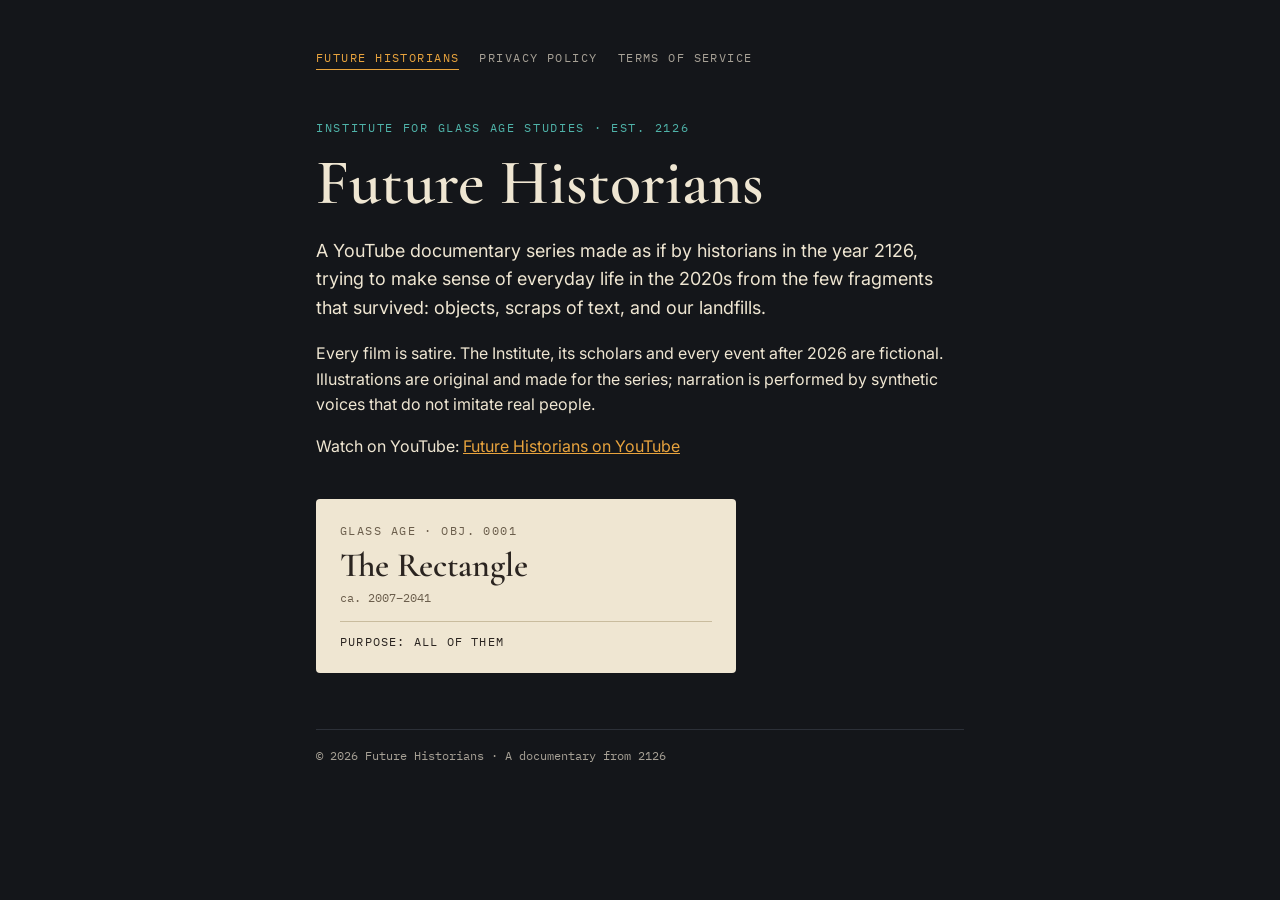
<file: index.html>
<!doctype html>
<html lang="en">
<head>
<meta charset="utf-8">
<meta name="viewport" content="width=device-width, initial-scale=1, viewport-fit=cover">
<title>Future Historians</title>
<meta name="google-site-verification" content="CT7aRUk9PBA_aJ0n-J1hKmNo-C4Pv-AOHs0Xupru29I">
<meta name="description" content="Future Historians — a satirical documentary series from the year 2126.">
<link rel="preconnect" href="https://fonts.googleapis.com">
<link rel="stylesheet" href="https://fonts.googleapis.com/css2?family=Cormorant+Garamond:wght@500;600&family=IBM+Plex+Mono:wght@400;500&family=Inter:wght@400;500&display=swap">
<link rel="stylesheet" href="style.css">
</head>
<body>
<div class="wrap">
  <nav aria-label="Pages"><a href="" aria-current="page">Future Historians</a><a href="privacy/">Privacy Policy</a><a href="terms/">Terms of Service</a></nav>
  <main>
    <p class="eyebrow">Institute for Glass Age Studies · est. 2126</p>
    <h1>Future Historians</h1>
    <p class="lede">A YouTube documentary series made as if by historians in the year 2126, trying to make sense of everyday life in the 2020s from the few fragments that survived: objects, scraps of text, and our landfills.</p>
    <p>Every film is satire. The Institute, its scholars and every event after 2026 are fictional. Illustrations are original and made for the series; narration is performed by synthetic voices that do not imitate real people.</p>
    <p>Watch on YouTube: <a href="https://www.youtube.com/channel/UCS2eMykO63ZwJSN_aLw93dg" rel="noopener">Future Historians on YouTube</a></p>
    <div class="placard" aria-label="Museum placard">
      <div class="cat">GLASS AGE · OBJ. 0001</div>
      <div class="name">The Rectangle</div>
      <div class="date">ca. 2007–2041</div>
      <div class="purpose">PURPOSE: ALL OF THEM</div>
    </div>
  </main>
  <footer>© 2026 Future Historians · A documentary from 2126</footer>
</div>
</body>
</html>
</file>
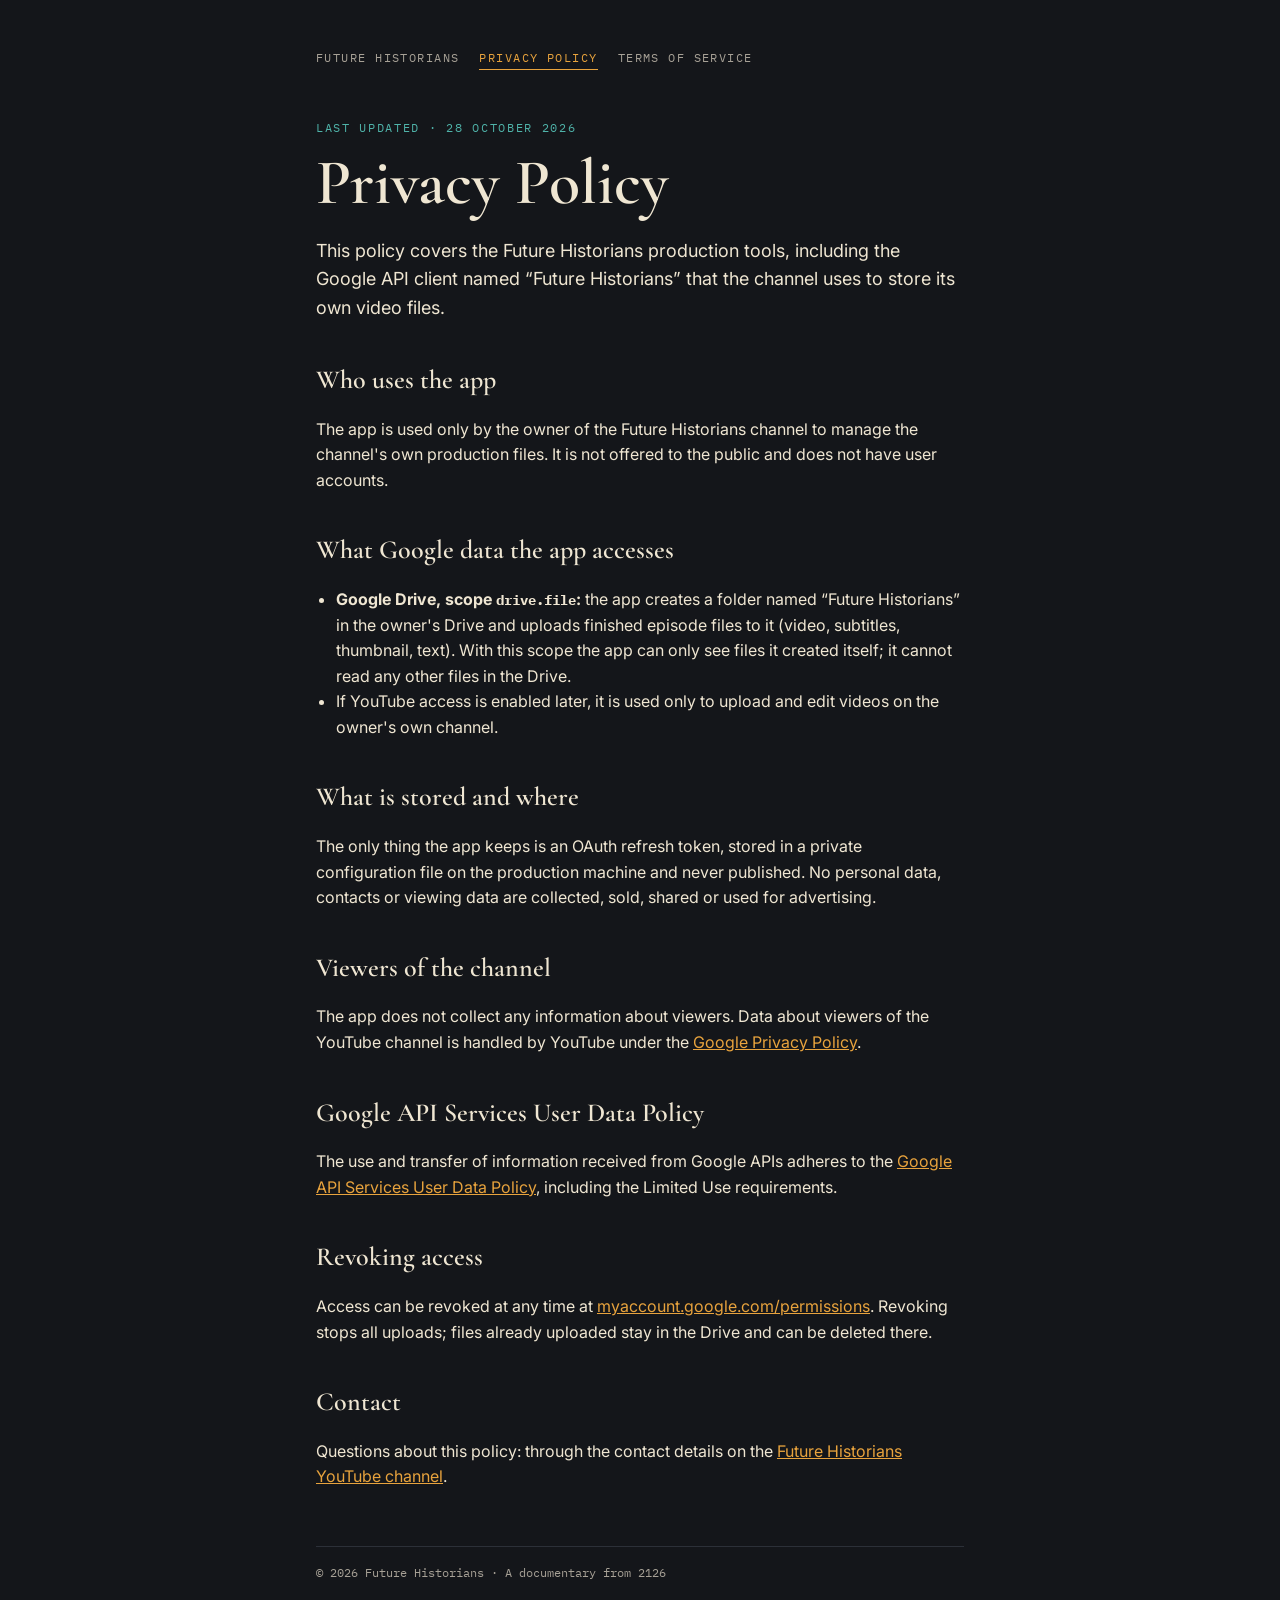
<file: privacy/index.html>
<!doctype html>
<html lang="en">
<head>
<meta charset="utf-8">
<meta name="viewport" content="width=device-width, initial-scale=1, viewport-fit=cover">
<title>Privacy Policy · Future Historians</title>
<meta name="google-site-verification" content="CT7aRUk9PBA_aJ0n-J1hKmNo-C4Pv-AOHs0Xupru29I">
<meta name="description" content="Future Historians — a satirical documentary series from the year 2126.">
<link rel="preconnect" href="https://fonts.googleapis.com">
<link rel="stylesheet" href="https://fonts.googleapis.com/css2?family=Cormorant+Garamond:wght@500;600&family=IBM+Plex+Mono:wght@400;500&family=Inter:wght@400;500&display=swap">
<link rel="stylesheet" href="../style.css">
</head>
<body>
<div class="wrap">
  <nav aria-label="Pages"><a href="../">Future Historians</a><a href="../privacy/" aria-current="page">Privacy Policy</a><a href="../terms/">Terms of Service</a></nav>
  <main>
    <p class="eyebrow">Last updated · 28 October 2026</p>
    <h1>Privacy Policy</h1>
    <p class="lede">This policy covers the Future Historians production tools, including the Google API client named “Future Historians” that the channel uses to store its own video files.</p>
    <h2>Who uses the app</h2>
    <p>The app is used only by the owner of the Future Historians channel to manage the channel's own production files. It is not offered to the public and does not have user accounts.</p>
    <h2>What Google data the app accesses</h2>
    <ul>
      <li><strong>Google Drive, scope <code>drive.file</code>:</strong> the app creates a folder named “Future Historians” in the owner's Drive and uploads finished episode files to it (video, subtitles, thumbnail, text). With this scope the app can only see files it created itself; it cannot read any other files in the Drive.</li>
      <li>If YouTube access is enabled later, it is used only to upload and edit videos on the owner's own channel.</li>
    </ul>
    <h2>What is stored and where</h2>
    <p>The only thing the app keeps is an OAuth refresh token, stored in a private configuration file on the production machine and never published. No personal data, contacts or viewing data are collected, sold, shared or used for advertising.</p>
    <h2>Viewers of the channel</h2>
    <p>The app does not collect any information about viewers. Data about viewers of the YouTube channel is handled by YouTube under the <a href="https://policies.google.com/privacy" rel="noopener">Google Privacy Policy</a>.</p>
    <h2>Google API Services User Data Policy</h2>
    <p>The use and transfer of information received from Google APIs adheres to the <a href="https://developers.google.com/terms/api-services-user-data-policy" rel="noopener">Google API Services User Data Policy</a>, including the Limited Use requirements.</p>
    <h2>Revoking access</h2>
    <p>Access can be revoked at any time at <a href="https://myaccount.google.com/permissions" rel="noopener">myaccount.google.com/permissions</a>. Revoking stops all uploads; files already uploaded stay in the Drive and can be deleted there.</p>
    <h2>Contact</h2>
    <p>Questions about this policy: through the contact details on the <a href="https://www.youtube.com/channel/UCS2eMykO63ZwJSN_aLw93dg/about" rel="noopener">Future Historians YouTube channel</a>.</p>
  </main>
  <footer>© 2026 Future Historians · A documentary from 2126</footer>
</div>
</body>
</html>
</file>
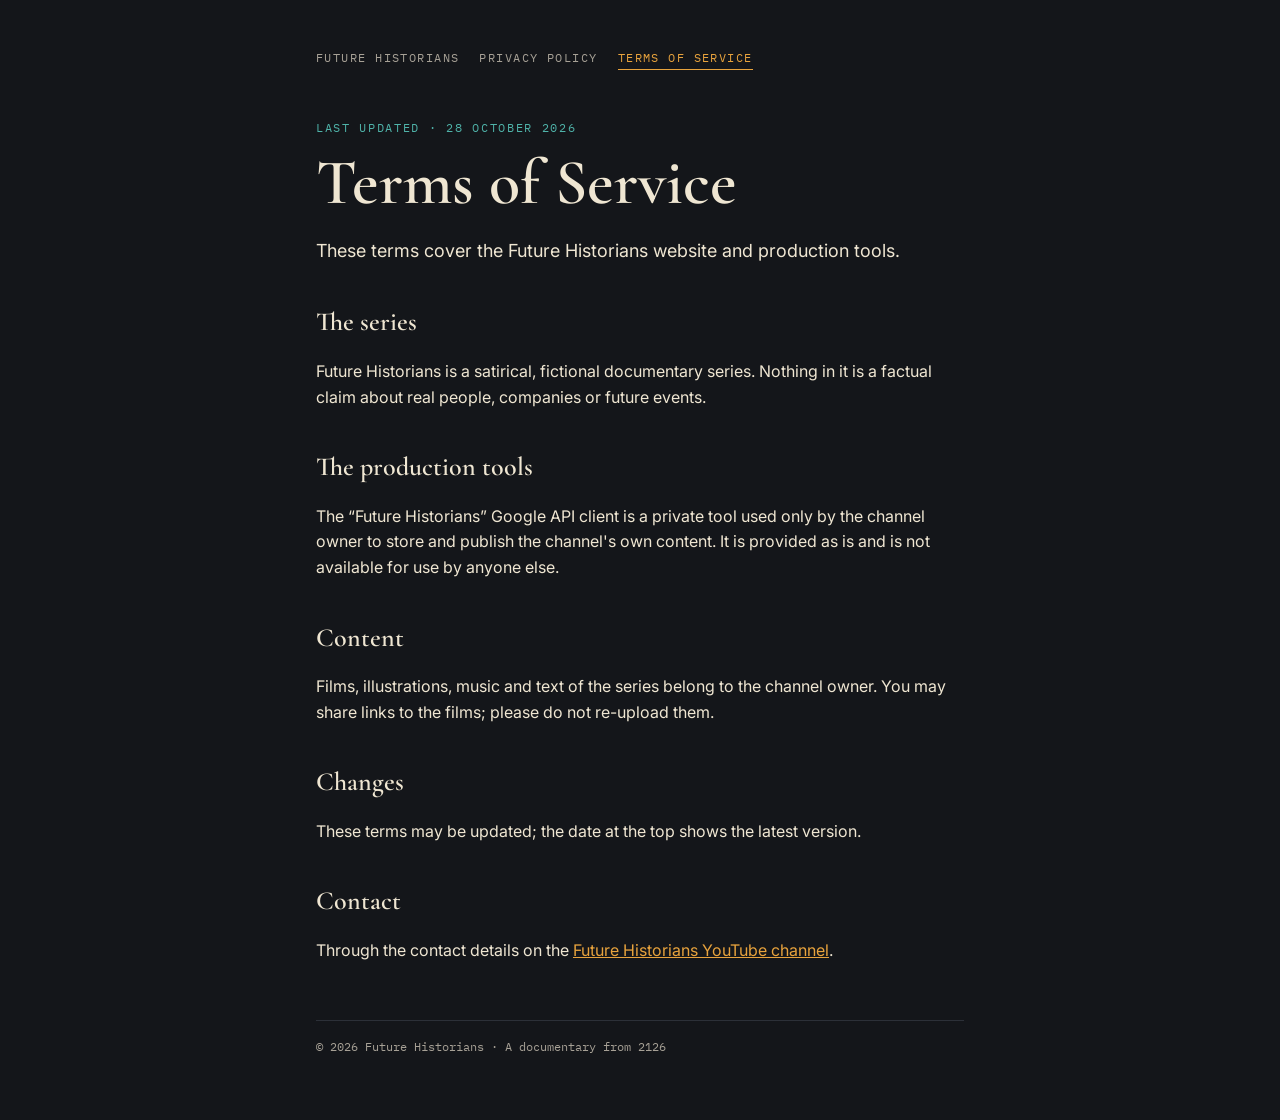
<file: terms/index.html>
<!doctype html>
<html lang="en">
<head>
<meta charset="utf-8">
<meta name="viewport" content="width=device-width, initial-scale=1, viewport-fit=cover">
<title>Terms of Service · Future Historians</title>
<meta name="google-site-verification" content="CT7aRUk9PBA_aJ0n-J1hKmNo-C4Pv-AOHs0Xupru29I">
<meta name="description" content="Future Historians — a satirical documentary series from the year 2126.">
<link rel="preconnect" href="https://fonts.googleapis.com">
<link rel="stylesheet" href="https://fonts.googleapis.com/css2?family=Cormorant+Garamond:wght@500;600&family=IBM+Plex+Mono:wght@400;500&family=Inter:wght@400;500&display=swap">
<link rel="stylesheet" href="../style.css">
</head>
<body>
<div class="wrap">
  <nav aria-label="Pages"><a href="../">Future Historians</a><a href="../privacy/">Privacy Policy</a><a href="../terms/" aria-current="page">Terms of Service</a></nav>
  <main>
    <p class="eyebrow">Last updated · 28 October 2026</p>
    <h1>Terms of Service</h1>
    <p class="lede">These terms cover the Future Historians website and production tools.</p>
    <h2>The series</h2>
    <p>Future Historians is a satirical, fictional documentary series. Nothing in it is a factual claim about real people, companies or future events.</p>
    <h2>The production tools</h2>
    <p>The “Future Historians” Google API client is a private tool used only by the channel owner to store and publish the channel's own content. It is provided as is and is not available for use by anyone else.</p>
    <h2>Content</h2>
    <p>Films, illustrations, music and text of the series belong to the channel owner. You may share links to the films; please do not re-upload them.</p>
    <h2>Changes</h2>
    <p>These terms may be updated; the date at the top shows the latest version.</p>
    <h2>Contact</h2>
    <p>Through the contact details on the <a href="https://www.youtube.com/channel/UCS2eMykO63ZwJSN_aLw93dg/about" rel="noopener">Future Historians YouTube channel</a>.</p>
  </main>
  <footer>© 2026 Future Historians · A documentary from 2126</footer>
</div>
</body>
</html>
</file>
<file: style.css>
/* Layout: one narrow museum-placard column; three views (home, privacy, terms) switched by #hash */
:root {
  --bg: #14161A; --panel: #1C1F25; --ink: #EFE6D2; --muted: #A7A196; --amber: #E8A33D; --teal: #4FB3A9; --rule: #2C3038;
  --display: "Cormorant Garamond", Georgia, "Times New Roman", serif;
  --body: "Inter", system-ui, -apple-system, "Segoe UI", sans-serif;
  --mono: "IBM Plex Mono", ui-monospace, "SFMono-Regular", Menlo, monospace;
  color-scheme: dark;
}
html{background:var(--bg)}
*{box-sizing:border-box}
body{margin:0}
code{font-family:var(--mono);font-size:.9em}
body { background: var(--bg); color: var(--ink); font-family: var(--body); font-size: 16px; line-height: 1.6; }
.wrap { max-width: 680px; margin: 0 auto; padding-block: 48px 64px;
  padding-left: max(16px, env(safe-area-inset-left, 0px)); padding-right: max(16px, env(safe-area-inset-right, 0px)); }
nav { display: flex; flex-wrap: wrap; gap: 8px 20px; font-family: var(--mono); font-size: 12px; letter-spacing: .12em; text-transform: uppercase; margin-bottom: 48px; }
nav a { color: var(--muted); text-decoration: none; padding-bottom: 2px; border-bottom: 1px solid transparent; }
nav a[aria-current="page"] { color: var(--amber); border-bottom-color: var(--amber); }
nav a:focus-visible, a:focus-visible { outline: 2px solid var(--teal); outline-offset: 3px; }
.eyebrow { font-family: var(--mono); font-size: 12px; letter-spacing: .14em; text-transform: uppercase; color: var(--teal); margin: 0 0 12px; }
h1 { font-family: var(--display); font-weight: 600; font-size: clamp(40px, 9vw, 64px); line-height: 1.05; margin: 0 0 20px; text-wrap: balance; }
h2 { font-family: var(--display); font-weight: 600; font-size: 26px; margin: 36px 0 8px; text-wrap: balance; }
p, li { color: var(--ink); max-width: 65ch; }
.lede { font-size: 18px; color: var(--ink); }
.muted { color: var(--muted); font-size: 14px; }
a { color: var(--amber); }
.placard { margin-top: 40px; background: var(--ink); color: #2A2420; padding: 22px 24px; border-radius: 4px; max-width: 420px; }
.placard .cat { font-family: var(--mono); font-size: 12px; letter-spacing: .12em; color: #6B5E4C; }
.placard .name { font-family: var(--display); font-weight: 600; font-size: 34px; line-height: 1.1; margin: 6px 0 4px; color: #2A2420; }
.placard .date { font-family: var(--mono); font-size: 12px; color: #6B5E4C; }
.placard .purpose { font-family: var(--mono); font-size: 12px; letter-spacing: .1em; margin-top: 14px; padding-top: 10px; border-top: 1px solid #C9BC9E; color: #2A2420; }
footer { margin-top: 56px; padding-top: 16px; border-top: 1px solid var(--rule); font-family: var(--mono); font-size: 12px; color: var(--muted); }
ul { padding-left: 20px; }
@media (prefers-reduced-motion: no-preference) { section { animation: in .35s ease-out; } @keyframes in { from { opacity: .4 } to { opacity: 1 } } }
</file>
